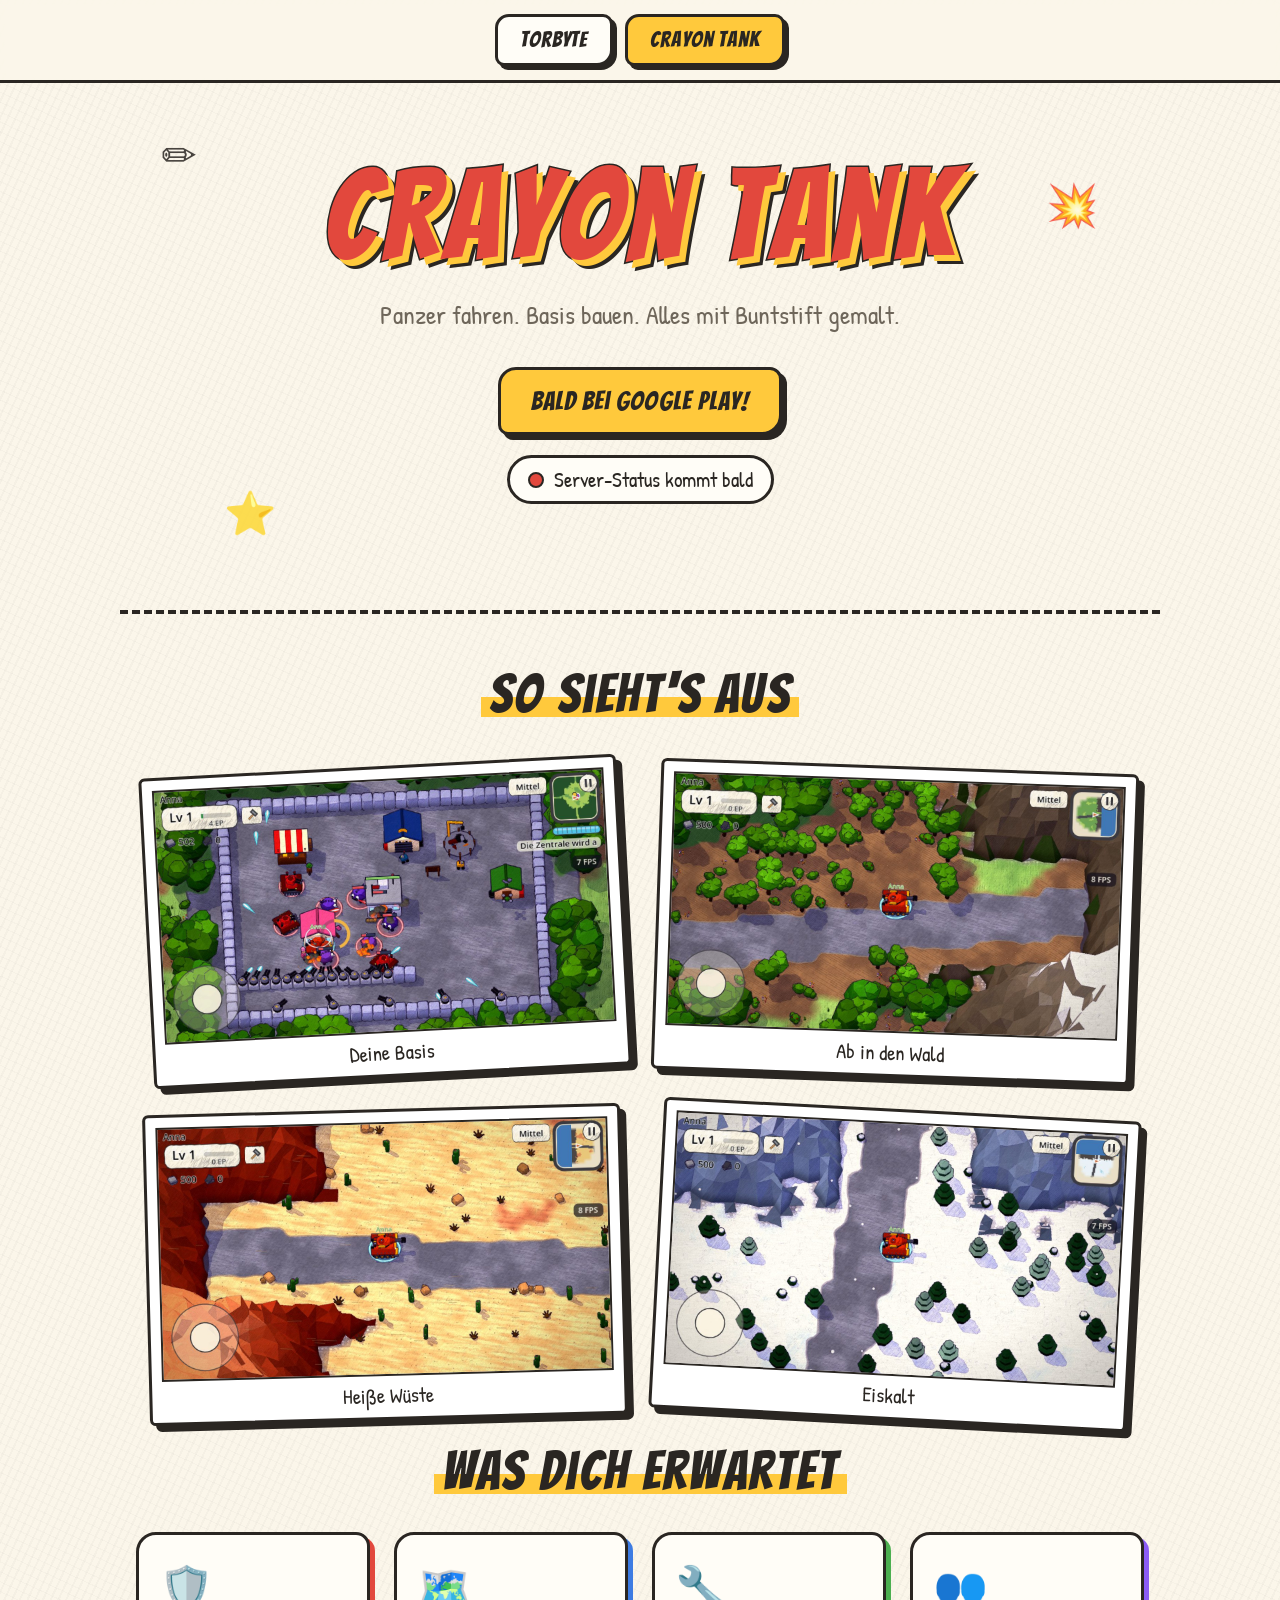
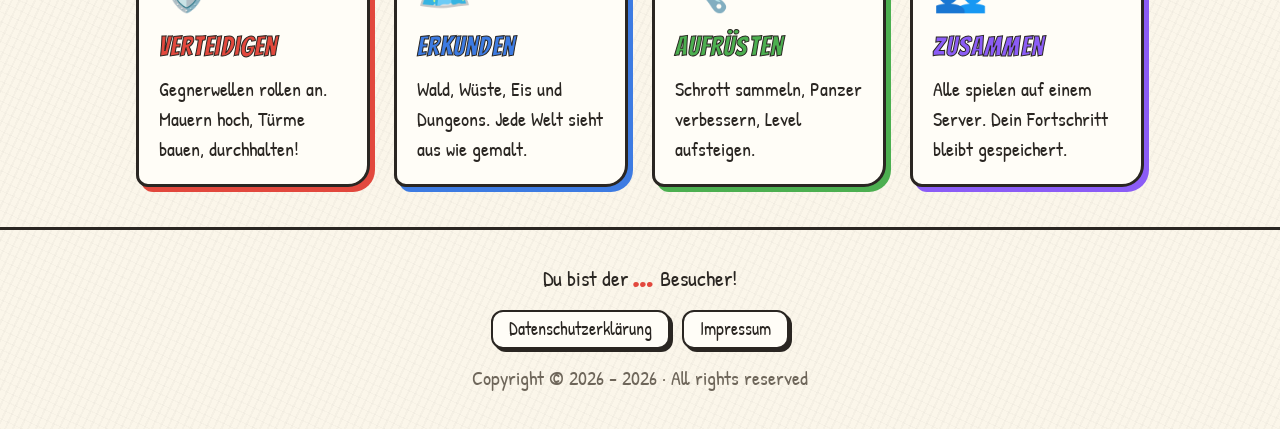
<file: index.html>
<!doctype html>
<html lang="de">
<head>
<meta charset="utf-8">
<meta name="viewport" content="width=device-width, initial-scale=1">
<title>Crayon Tank – Torbyte</title>
<meta name="description" content="Crayon Tank – Panzerschlachten in einer Buntstift-Welt.">
<link rel="stylesheet" href="style.css">
</head>
<body>

<nav class="top">
  <a class="tab" href="torbyte.html" aria-selected="false">Torbyte</a>
  <a class="tab" href="./" aria-selected="true">Crayon Tank</a>
</nav>

<!-- ===== Crayon Tank ===== -->
<main id="crayontank" class="page active">
  <div class="wrap hero">
    <span class="doodle" style="left:4%; top:40px">✏️</span>
    <span class="doodle" style="right:6%; top:90px; animation-delay:-2s">💥</span>
    <span class="doodle" style="left:10%; bottom:110px; animation-delay:-4s">⭐</span>
    <h1><span>Crayon</span> <span>Tank</span></h1>
    <p class="tagline">Panzer fahren. Basis bauen. Alles mit Buntstift gemalt.</p>
    <a class="btn soon" href="#" onclick="return false">Bald bei Google Play!</a>
    <p><span class="status"><span class="dot" id="dot"></span><span id="status-text">Server wird geprüft …</span></span></p>
    <div class="road"><img class="tank" src="img/tank.png" alt=""></div>
  </div>

  <section class="wrap">
    <h2><span class="mark">So sieht's aus</span></h2>
    <div class="gallery">
      <figure class="photo" style="--r:-3deg"><img src="img/basis.jpg" alt="Die eigene Basis wird verteidigt" loading="lazy"><figcaption>Deine Basis</figcaption></figure>
      <figure class="photo" style="--r:2deg"><img src="img/wald.jpg" alt="Panzer am Fluss im Wald" loading="lazy"><figcaption>Ab in den Wald</figcaption></figure>
      <figure class="photo" style="--r:-1.5deg"><img src="img/wueste.jpg" alt="Wüstenwelt" loading="lazy"><figcaption>Heiße Wüste</figcaption></figure>
      <figure class="photo" style="--r:3deg"><img src="img/eis.jpg" alt="Eiswelt" loading="lazy"><figcaption>Eiskalt</figcaption></figure>
    </div>
  </section>

  <section class="wrap">
    <h2><span class="mark">Was dich erwartet</span></h2>
    <div class="features">
      <div class="feat" style="--c:var(--red)"><span class="ico">🛡️</span><h3>Verteidigen</h3><p>Gegnerwellen rollen an. Mauern hoch, Türme bauen, durchhalten!</p></div>
      <div class="feat" style="--c:var(--blue)"><span class="ico">🗺️</span><h3>Erkunden</h3><p>Wald, Wüste, Eis und Dungeons. Jede Welt sieht aus wie gemalt.</p></div>
      <div class="feat" style="--c:var(--green)"><span class="ico">🔧</span><h3>Aufrüsten</h3><p>Schrott sammeln, Panzer verbessern, Level aufsteigen.</p></div>
      <div class="feat" style="--c:var(--purple)"><span class="ico">👥</span><h3>Zusammen</h3><p>Alle spielen auf einem Server. Dein Fortschritt bleibt gespeichert.</p></div>
    </div>
  </section>
</main>

<footer>
  <div class="counter" id="counter">Du bist der <b id="count">…</b> Besucher!</div>
  <div class="links">
    <a class="linkbtn" href="datenschutz.html">Datenschutzerklärung</a>
    <a class="linkbtn" href="impressum.html">Impressum</a>
  </div>
  <div>Copyright © 2026 - 2026 · All rights reserved</div>
</footer>

<div class="lightbox" id="lightbox"><img alt=""></div>

<script>
  // Address of the small counter/status service on the VPS (see ANLEITUNG.md).
  // Leave empty until the VPS runs it.
  const STATUS_URL = "";

  // lightbox
  const lb = document.getElementById("lightbox");
  document.querySelectorAll(".photo img").forEach(img =>
    img.addEventListener("click", () => { lb.querySelector("img").src = img.src; lb.classList.add("open"); }));
  lb.addEventListener("click", () => lb.classList.remove("open"));

  // counter + server status (no cookies, nothing stored in the browser)
  const dot = document.getElementById("dot"), statusText = document.getElementById("status-text");
  function setStatus(online, players) {
    dot.className = "dot " + (online ? "on" : "off");
    statusText.textContent = online
      ? "Server online" + (players != null ? " · " + players + " Spieler" : "")
      : "Server offline";
  }
  async function poll(count) {
    if (!STATUS_URL) { setStatus(false); statusText.textContent = "Server-Status kommt bald"; return; }
    try {
      const r = await fetch(STATUS_URL + (count ? "?visit=1" : ""), { cache: "no-store" });
      const s = await r.json();
      setStatus(s.online, s.players);
      if (s.visits != null) document.getElementById("count").textContent = s.visits.toLocaleString("de-DE");
    } catch (e) { setStatus(false); }
  }
  poll(true);
  setInterval(() => poll(false), 30000);
</script>
</body>
</html>
</file>
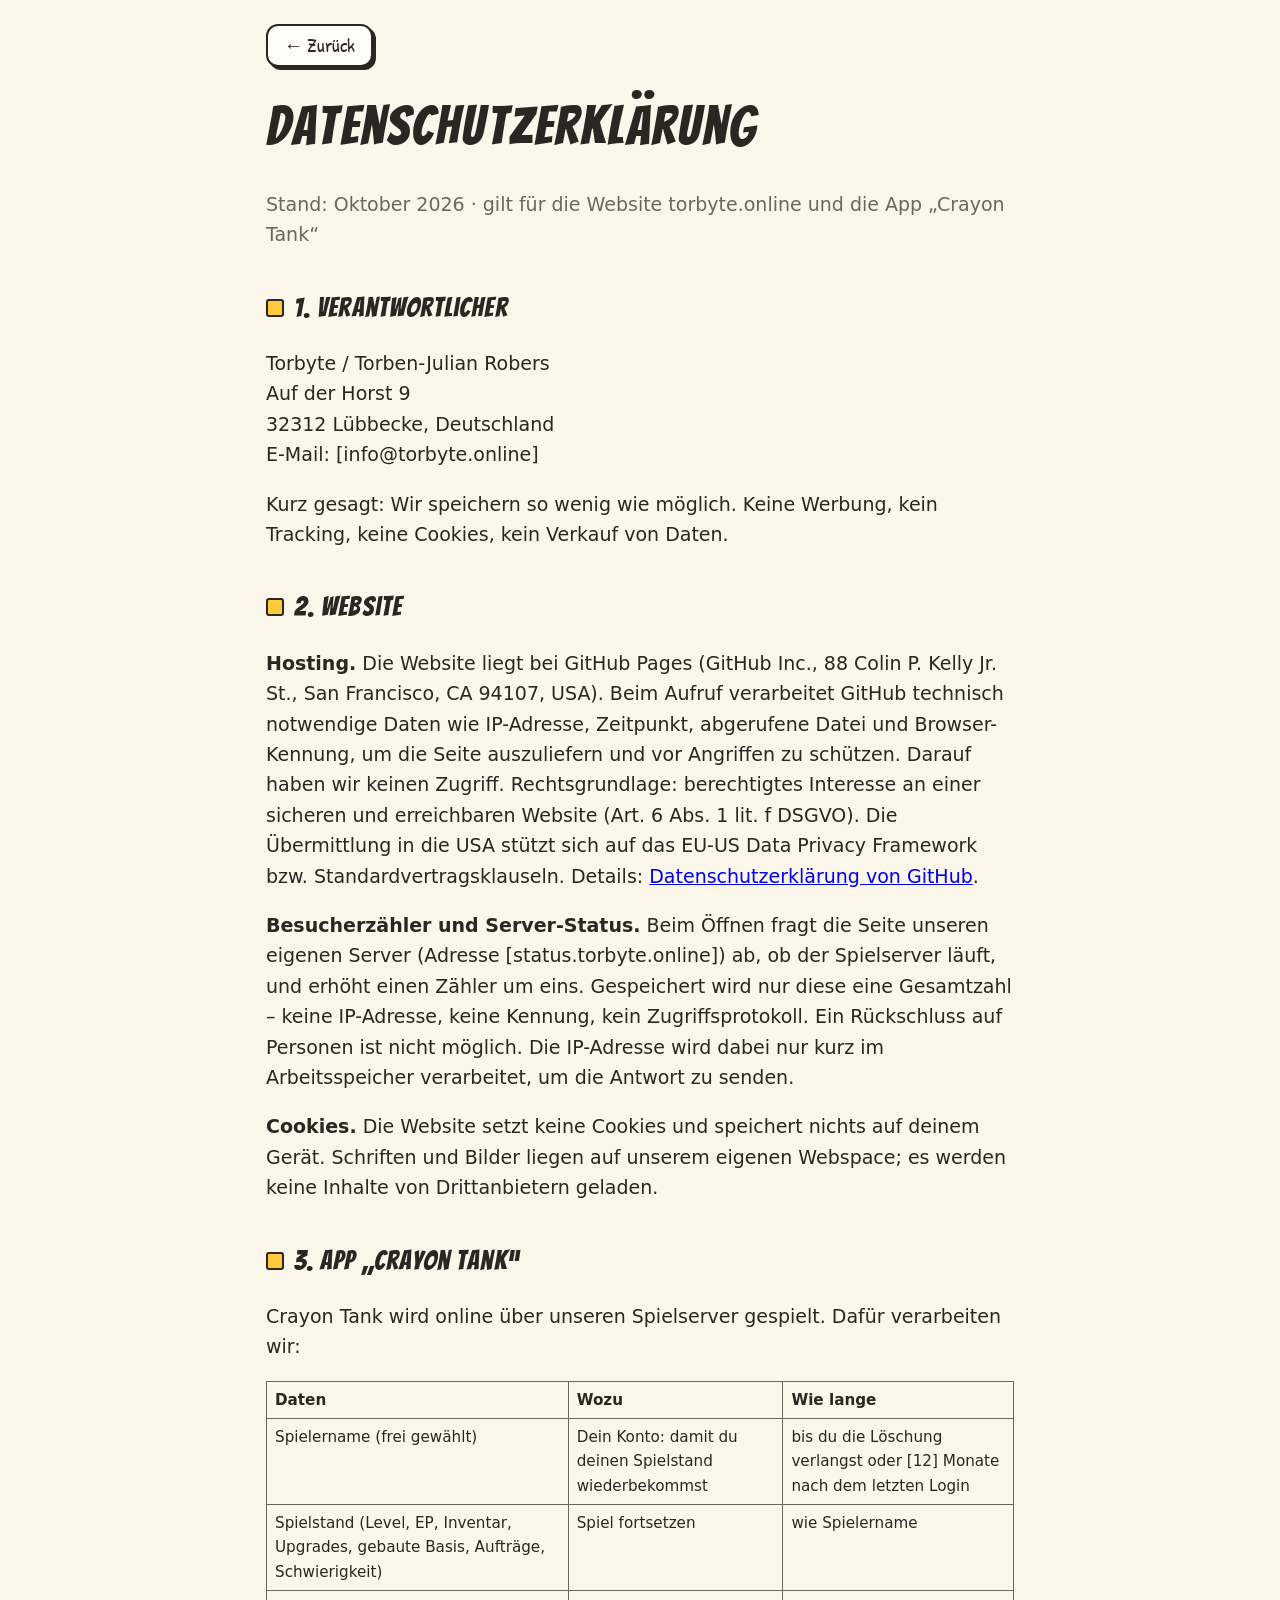
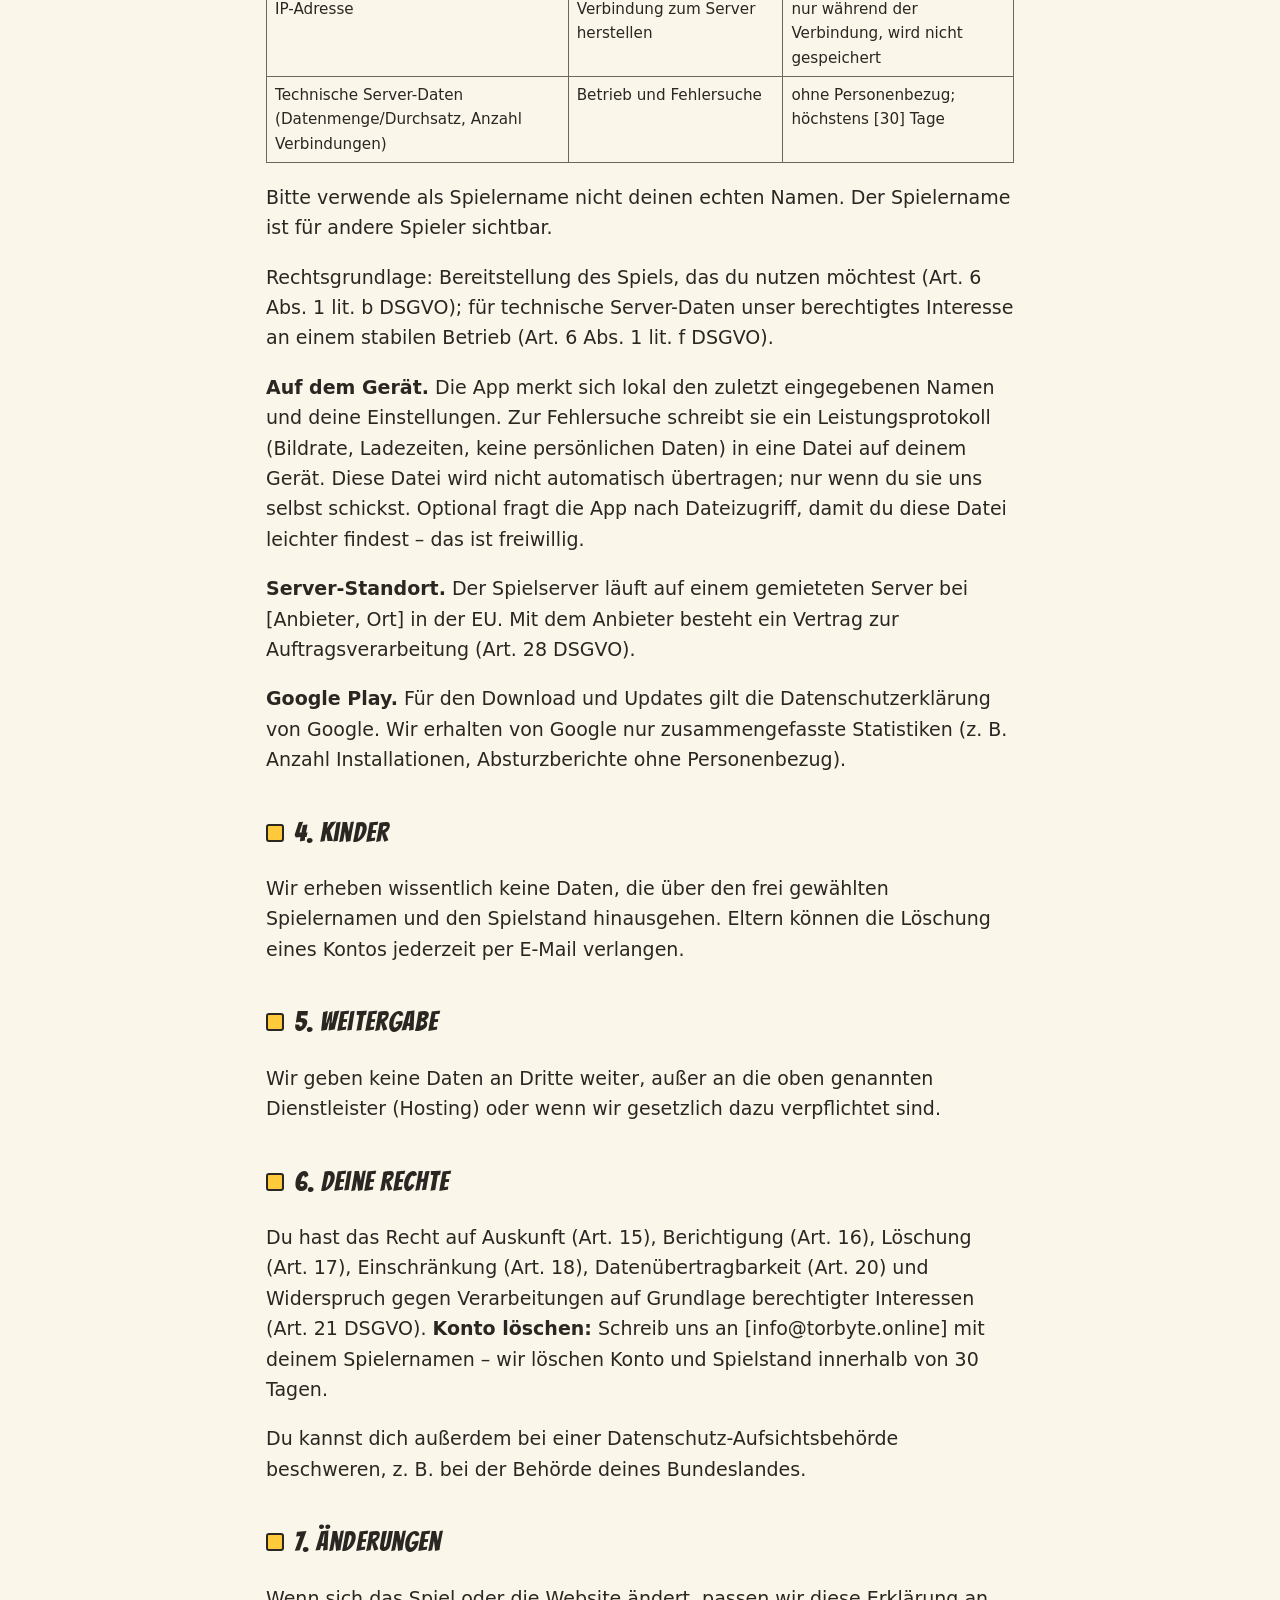
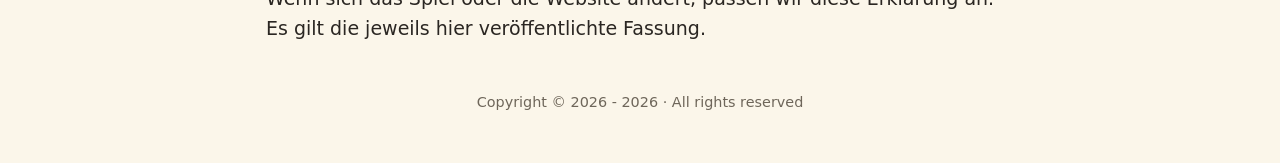
<file: datenschutz.html>
<!doctype html>
<html lang="de">
<head>
<meta charset="utf-8">
<meta name="viewport" content="width=device-width, initial-scale=1">
<title>Datenschutz – Torbyte</title>
<style>
  @font-face { font-family:"Bangers"; src:url("fonts/Bangers-Regular.ttf") format("truetype"); font-display:swap; }
  @font-face { font-family:"Patrick Hand"; src:url("fonts/PatrickHand-Regular.ttf") format("truetype"); font-display:swap; }
  :root { --paper:#fbf6ea; --ink:#2a2622; --muted:#6e665a; --line:#2a2622; --yellow:#ffc93c; --card:#fffdf7; }
  @media (prefers-color-scheme: dark) { :root { --paper:#1f1c19; --ink:#f3ecdd; --muted:#b3aa9b; --line:#f3ecdd; --card:#2a2622; } }
  * { box-sizing:border-box; }
  body { margin:0; background:var(--paper); color:var(--ink); font:19px/1.6 system-ui, sans-serif; }
  .wrap { max-width:780px; margin:0 auto; padding:24px 16px 48px; }
  h1, h2 { font-family:"Bangers", Impact, sans-serif; font-weight:400; letter-spacing:.04em; }
  h1 { font-size:clamp(2.4rem, 8vw, 3.4rem); margin:16px 0 8px; }
  h2 { font-size:1.7rem; margin:36px 0 8px; }
  h2::before { content:""; display:inline-block; width:14px; height:14px; margin-right:10px; background:var(--yellow); border:2px solid var(--line); border-radius:3px; }
  .back {
    display:inline-block; font-family:"Patrick Hand", sans-serif; font-size:1.2rem; text-decoration:none; color:var(--ink);
    background:var(--card); border:2px solid var(--line); border-radius:12px; padding:4px 16px; box-shadow:3px 3px 0 var(--line);
  }
  .back:hover { background:var(--yellow); color:#2a2622; }
  .muted { color:var(--muted); }
  table { border-collapse:collapse; width:100%; font-size:.95rem; }
  td, th { border:1px solid var(--muted); padding:6px 8px; text-align:left; vertical-align:top; }
  footer { margin-top:48px; color:var(--muted); font-size:.9rem; text-align:center; }
</style>
</head>
<body>
<div class="wrap">
  <a class="back" href="./">← Zurück</a>

  <h1>Datenschutzerklärung</h1>
  <p class="muted">Stand: Oktober 2026 · gilt für die Website torbyte.online und die App „Crayon Tank“</p>

  <h2>1. Verantwortlicher</h2>
  <p>Torbyte / Torben-Julian Robers<br>Auf der Horst 9<br>32312 Lübbecke, Deutschland<br>E-Mail: [info@torbyte.online]</p>
  <p>Kurz gesagt: Wir speichern so wenig wie möglich. Keine Werbung, kein Tracking, keine Cookies, kein Verkauf von Daten.</p>

  <h2>2. Website</h2>
  <p><b>Hosting.</b> Die Website liegt bei GitHub Pages (GitHub Inc., 88 Colin P. Kelly Jr. St., San Francisco, CA 94107, USA).
  Beim Aufruf verarbeitet GitHub technisch notwendige Daten wie IP-Adresse, Zeitpunkt, abgerufene Datei und Browser-Kennung,
  um die Seite auszuliefern und vor Angriffen zu schützen. Darauf haben wir keinen Zugriff.
  Rechtsgrundlage: berechtigtes Interesse an einer sicheren und erreichbaren Website (Art. 6 Abs. 1 lit. f DSGVO).
  Die Übermittlung in die USA stützt sich auf das EU-US Data Privacy Framework bzw. Standardvertragsklauseln.
  Details: <a href="https://docs.github.com/de/site-policy/privacy-policies/github-general-privacy-statement">Datenschutzerklärung von GitHub</a>.</p>
  <p><b>Besucherzähler und Server-Status.</b> Beim Öffnen fragt die Seite unseren eigenen Server (Adresse [status.torbyte.online]) ab,
  ob der Spielserver läuft, und erhöht einen Zähler um eins. Gespeichert wird nur diese eine Gesamtzahl –
  keine IP-Adresse, keine Kennung, kein Zugriffsprotokoll. Ein Rückschluss auf Personen ist nicht möglich.
  Die IP-Adresse wird dabei nur kurz im Arbeitsspeicher verarbeitet, um die Antwort zu senden.</p>
  <p><b>Cookies.</b> Die Website setzt keine Cookies und speichert nichts auf deinem Gerät. Schriften und Bilder liegen auf unserem eigenen Webspace; es werden keine Inhalte von Drittanbietern geladen.</p>

  <h2>3. App „Crayon Tank“</h2>
  <p>Crayon Tank wird online über unseren Spielserver gespielt. Dafür verarbeiten wir:</p>
  <table>
    <tr><th>Daten</th><th>Wozu</th><th>Wie lange</th></tr>
    <tr><td>Spielername (frei gewählt)</td><td>Dein Konto: damit du deinen Spielstand wiederbekommst</td><td>bis du die Löschung verlangst oder [12] Monate nach dem letzten Login</td></tr>
    <tr><td>Spielstand (Level, EP, Inventar, Upgrades, gebaute Basis, Aufträge, Schwierigkeit)</td><td>Spiel fortsetzen</td><td>wie Spielername</td></tr>
    <tr><td>IP-Adresse</td><td>Verbindung zum Server herstellen</td><td>nur während der Verbindung, wird nicht gespeichert</td></tr>
    <tr><td>Technische Server-Daten (Datenmenge/Durchsatz, Anzahl Verbindungen)</td><td>Betrieb und Fehlersuche</td><td>ohne Personenbezug; höchstens [30] Tage</td></tr>
  </table>
  <p>Bitte verwende als Spielername nicht deinen echten Namen. Der Spielername ist für andere Spieler sichtbar.</p>
  <p>Rechtsgrundlage: Bereitstellung des Spiels, das du nutzen möchtest (Art. 6 Abs. 1 lit. b DSGVO); für technische Server-Daten unser berechtigtes Interesse an einem stabilen Betrieb (Art. 6 Abs. 1 lit. f DSGVO).</p>
  <p><b>Auf dem Gerät.</b> Die App merkt sich lokal den zuletzt eingegebenen Namen und deine Einstellungen. Zur Fehlersuche schreibt sie ein Leistungsprotokoll
  (Bildrate, Ladezeiten, keine persönlichen Daten) in eine Datei auf deinem Gerät. Diese Datei wird nicht automatisch übertragen;
  nur wenn du sie uns selbst schickst. Optional fragt die App nach Dateizugriff, damit du diese Datei leichter findest – das ist freiwillig.</p>
  <p><b>Server-Standort.</b> Der Spielserver läuft auf einem gemieteten Server bei [Anbieter, Ort] in der EU. Mit dem Anbieter besteht ein Vertrag zur Auftragsverarbeitung (Art. 28 DSGVO).</p>
  <p><b>Google Play.</b> Für den Download und Updates gilt die Datenschutzerklärung von Google. Wir erhalten von Google nur zusammengefasste Statistiken (z. B. Anzahl Installationen, Absturzberichte ohne Personenbezug).</p>

  <h2>4. Kinder</h2>
  <p>Wir erheben wissentlich keine Daten, die über den frei gewählten Spielernamen und den Spielstand hinausgehen. Eltern können die Löschung eines Kontos jederzeit per E-Mail verlangen.</p>

  <h2>5. Weitergabe</h2>
  <p>Wir geben keine Daten an Dritte weiter, außer an die oben genannten Dienstleister (Hosting) oder wenn wir gesetzlich dazu verpflichtet sind.</p>

  <h2>6. Deine Rechte</h2>
  <p>Du hast das Recht auf Auskunft (Art. 15), Berichtigung (Art. 16), Löschung (Art. 17), Einschränkung (Art. 18), Datenübertragbarkeit (Art. 20)
  und Widerspruch gegen Verarbeitungen auf Grundlage berechtigter Interessen (Art. 21 DSGVO).
  <b>Konto löschen:</b> Schreib uns an [info@torbyte.online] mit deinem Spielernamen – wir löschen Konto und Spielstand innerhalb von 30 Tagen.</p>
  <p>Du kannst dich außerdem bei einer Datenschutz-Aufsichtsbehörde beschweren, z. B. bei der Behörde deines Bundeslandes.</p>

  <h2>7. Änderungen</h2>
  <p>Wenn sich das Spiel oder die Website ändert, passen wir diese Erklärung an. Es gilt die jeweils hier veröffentlichte Fassung.</p>

  <footer>Copyright © 2026 - 2026 · All rights reserved</footer>
</div>
</body>
</html>
</file>
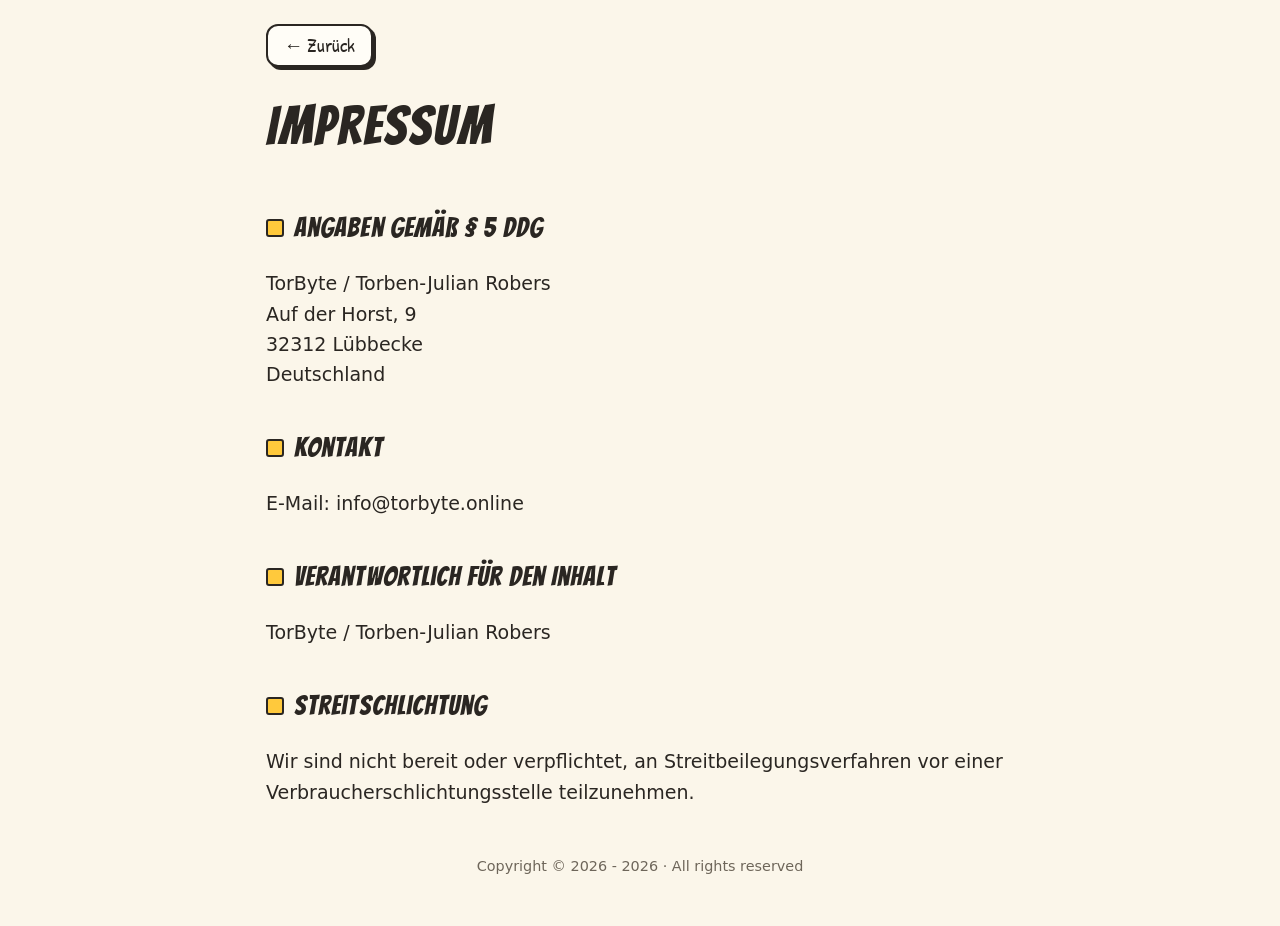
<file: impressum.html>
<!doctype html>
<html lang="de">
<head>
<meta charset="utf-8">
<meta name="viewport" content="width=device-width, initial-scale=1">
<title>Impressum – Torbyte</title>
<style>
  @font-face { font-family:"Bangers"; src:url("fonts/Bangers-Regular.ttf") format("truetype"); font-display:swap; }
  @font-face { font-family:"Patrick Hand"; src:url("fonts/PatrickHand-Regular.ttf") format("truetype"); font-display:swap; }
  :root { --paper:#fbf6ea; --ink:#2a2622; --muted:#6e665a; --line:#2a2622; --yellow:#ffc93c; --card:#fffdf7; }
  @media (prefers-color-scheme: dark) { :root { --paper:#1f1c19; --ink:#f3ecdd; --muted:#b3aa9b; --line:#f3ecdd; --card:#2a2622; } }
  * { box-sizing:border-box; }
  body { margin:0; background:var(--paper); color:var(--ink); font:19px/1.6 system-ui, sans-serif; }
  .wrap { max-width:780px; margin:0 auto; padding:24px 16px 48px; }
  h1, h2 { font-family:"Bangers", Impact, sans-serif; font-weight:400; letter-spacing:.04em; }
  h1 { font-size:clamp(2.4rem, 8vw, 3.4rem); margin:16px 0 8px; }
  h2 { font-size:1.7rem; margin:36px 0 8px; }
  h2::before { content:""; display:inline-block; width:14px; height:14px; margin-right:10px; background:var(--yellow); border:2px solid var(--line); border-radius:3px; }
  .back {
    display:inline-block; font-family:"Patrick Hand", sans-serif; font-size:1.2rem; text-decoration:none; color:var(--ink);
    background:var(--card); border:2px solid var(--line); border-radius:12px; padding:4px 16px; box-shadow:3px 3px 0 var(--line);
  }
  .back:hover { background:var(--yellow); color:#2a2622; }
  .muted { color:var(--muted); }
  table { border-collapse:collapse; width:100%; font-size:.95rem; }
  td, th { border:1px solid var(--muted); padding:6px 8px; text-align:left; vertical-align:top; }
  footer { margin-top:48px; color:var(--muted); font-size:.9rem; text-align:center; }
</style>
</head>
<body>
<div class="wrap">
  <a class="back" href="./">← Zurück</a>

  <h1>Impressum</h1>

  <h2>Angaben gemäß § 5 DDG</h2>
  <p>TorByte / Torben-Julian Robers<br>Auf der Horst, 9<br>32312 Lübbecke<br>Deutschland</p>

  <h2>Kontakt</h2>
  <p>E-Mail: info@torbyte.online</p>

  <h2>Verantwortlich für den Inhalt</h2>
  <p>TorByte / Torben-Julian Robers</p>

  <h2>Streitschlichtung</h2>
  <p>Wir sind nicht bereit oder verpflichtet, an Streitbeilegungsverfahren vor einer Verbraucherschlichtungsstelle teilzunehmen.</p>

  <footer>Copyright © 2026 - 2026 · All rights reserved</footer>
</div>
</body>
</html>
</file>
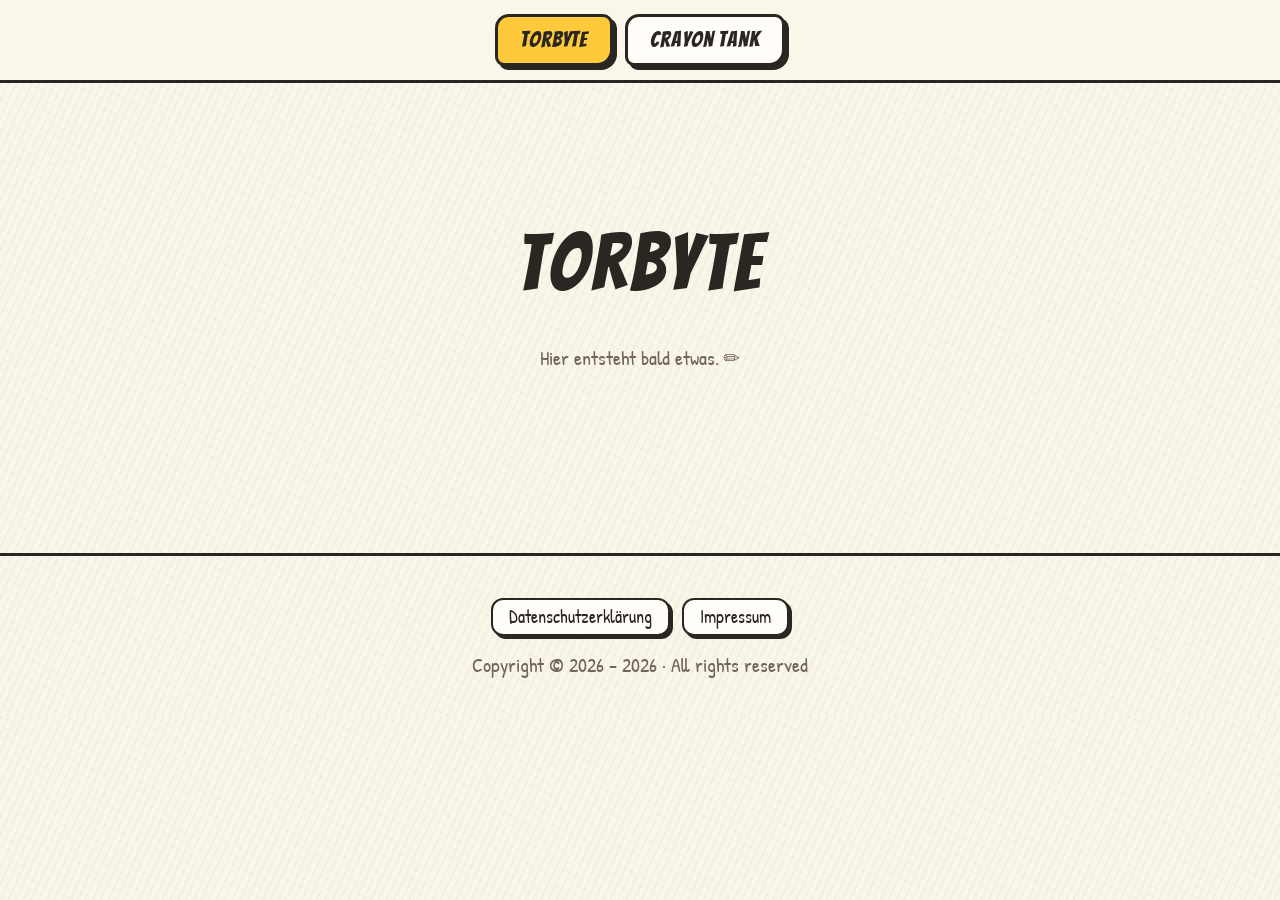
<file: torbyte.html>
<!doctype html>
<html lang="de">
<head>
<meta charset="utf-8">
<meta name="viewport" content="width=device-width, initial-scale=1">
<title>Torbyte</title>
<link rel="stylesheet" href="style.css">
</head>
<body>

<nav class="top">
  <a class="tab" href="torbyte.html" aria-selected="true">Torbyte</a>
  <a class="tab" href="./" aria-selected="false">Crayon Tank</a>
</nav>

<main class="page active">
  <div class="empty">
    <h1>Torbyte</h1>
    <p>Hier entsteht bald etwas. ✏️</p>
  </div>
</main>

<footer>
  <div class="links">
    <a class="linkbtn" href="datenschutz.html">Datenschutzerklärung</a>
    <a class="linkbtn" href="impressum.html">Impressum</a>
  </div>
  <div>Copyright © 2026 - 2026 · All rights reserved</div>
</footer>
</body>
</html>
</file>
<file: style.css>
/* Fonts are hosted here, no third party */
@font-face { font-family:"Bangers"; src:url("fonts/Bangers-Regular.ttf") format("truetype"); font-display:swap; }
@font-face { font-family:"Patrick Hand"; src:url("fonts/PatrickHand-Regular.ttf") format("truetype"); font-display:swap; }

:root {
  --paper:#fbf6ea; --ink:#2a2622; --muted:#6e665a; --line:#2a2622;
  --red:#e2483d; --yellow:#ffc93c; --blue:#3d7be2; --green:#4caf50; --purple:#8b5cf6;
  --card:#fffdf7;
}
@media (prefers-color-scheme: dark) {
  :root { --paper:#1f1c19; --ink:#f3ecdd; --muted:#b3aa9b; --line:#f3ecdd; --card:#2a2622; }
}
* { box-sizing:border-box; }
html { scroll-behavior:smooth; }
body {
  margin:0; color:var(--ink); background:var(--paper);
  font:20px/1.5 "Patrick Hand", "Comic Sans MS", system-ui, sans-serif;
  overflow-x:hidden;
  /* paper grain */
  background-image:
    repeating-linear-gradient(115deg, rgba(0,0,0,.025) 0 2px, transparent 2px 7px),
    repeating-linear-gradient(25deg, rgba(0,0,0,.02) 0 1px, transparent 1px 9px);
}
h1, h2, h3, .tab, .btn { font-family:"Bangers", Impact, sans-serif; letter-spacing:.04em; font-weight:400; }
a { color:inherit; }

/* ---------- top bar ---------- */
.top {
  position:sticky; top:0; z-index:10;
  display:flex; justify-content:center; gap:12px; padding:14px 16px;
  background:color-mix(in srgb, var(--paper) 88%, transparent);
  backdrop-filter:blur(6px); border-bottom:3px solid var(--line);
}
.tab { text-decoration:none;
  font-size:1.4rem; padding:6px 22px; cursor:pointer; color:var(--ink);
  background:var(--card); border:3px solid var(--line); border-radius:14px 10px 16px 9px;
  box-shadow:4px 4px 0 var(--line); transition:transform .12s, box-shadow .12s, background .2s;
}
.tab:hover { transform:translate(-2px,-2px) rotate(-1.5deg); box-shadow:6px 6px 0 var(--line); }
.tab:active { transform:translate(3px,3px); box-shadow:1px 1px 0 var(--line); }
.tab[aria-selected="true"] { background:var(--yellow); color:#2a2622; }

.page { display:none; }
.page.active { display:block; animation:pop .35s ease; }
@keyframes pop { from { opacity:0; transform:translateY(12px); } to { opacity:1; transform:none; } }

.wrap { max-width:1040px; margin:0 auto; padding:0 16px; }

/* ---------- hero ---------- */
.hero { position:relative; text-align:center; padding:72px 0 40px; }
.hero h1 {
  font-size:clamp(3.4rem, 13vw, 8rem); margin:0; line-height:.95; color:var(--red);
  -webkit-text-stroke:3px var(--line); paint-order:stroke fill;
  text-shadow:6px 6px 0 var(--yellow), 9px 9px 0 var(--line);
}
.hero h1 span { display:inline-block; animation:wobble 3s ease-in-out infinite; }
.hero h1 span:nth-child(odd) { animation-delay:-1.5s; }
@keyframes wobble { 0%,100% { transform:rotate(-2deg) translateY(0); } 50% { transform:rotate(2deg) translateY(-6px); } }
.tagline { font-size:1.6rem; margin:20px 0 32px; color:var(--muted); }

.btn {
  display:inline-block; font-size:1.6rem; padding:12px 30px; text-decoration:none; color:#2a2622;
  background:var(--green); border:3px solid #2a2622; border-radius:18px 12px 20px 10px;
  box-shadow:5px 5px 0 var(--line); transition:transform .12s, box-shadow .12s;
}
.btn:hover { transform:translate(-2px,-2px) rotate(1deg) scale(1.04); box-shadow:8px 8px 0 var(--line); }
.btn.soon { background:var(--yellow); cursor:default; }

/* driving tank */
.road { position:relative; height:70px; margin:40px 0 0; border-bottom:4px dashed var(--line); overflow:hidden; }
.tank { position:absolute; bottom:4px; left:-120px; width:90px; border-radius:40%; animation:drive 11s linear infinite; }
@keyframes drive { to { left:calc(100% + 120px); } }
.tank { animation:drive 11s linear infinite, bump .25s ease-in-out infinite alternate; }
@keyframes bump { to { margin-bottom:3px; } }

/* scribble doodles */
.doodle { position:absolute; font-size:42px; opacity:.85; animation:float 6s ease-in-out infinite; pointer-events:none; }
@keyframes float { 0%,100% { transform:translateY(0) rotate(-8deg); } 50% { transform:translateY(-14px) rotate(8deg); } }

/* ---------- sections ---------- */
section { padding:48px 0; }
h2 { font-size:clamp(2.2rem, 6vw, 3.4rem); margin:0 0 20px; text-align:center; }
h2 .mark { background:linear-gradient(transparent 55%, var(--yellow) 55% 90%, transparent 90%); padding:0 8px; color:var(--ink); }

/* gallery: polaroids */
.gallery { display:grid; grid-template-columns:repeat(2, 1fr); gap:32px; padding:10px; }
@media (max-width:640px) { .gallery { grid-template-columns:1fr; } }
.photo {
  background:#fff; padding:10px 10px 6px; border:3px solid #2a2622; border-radius:6px;
  box-shadow:6px 6px 0 var(--line); transform:rotate(var(--r)); transition:transform .25s, box-shadow .25s;
  cursor:zoom-in; color:#2a2622; margin:0;
}
.photo:hover { transform:rotate(0) scale(1.05); box-shadow:10px 10px 0 var(--line); z-index:2; position:relative; }
.photo img { width:100%; display:block; border:2px solid #2a2622; aspect-ratio:16/9; object-fit:cover; }
.photo figcaption { text-align:center; font-size:1.3rem; padding-top:4px; }

/* features */
.features { display:grid; grid-template-columns:repeat(auto-fit, minmax(220px, 1fr)); gap:24px; }
.feat {
  background:var(--card); border:3px solid var(--line); border-radius:20px 14px 22px 12px; padding:20px;
  box-shadow:5px 5px 0 var(--c); transition:transform .2s;
}
.feat:hover { transform:rotate(-1.5deg) translateY(-4px); }
.feat .ico { font-size:44px; display:inline-block; transition:transform .4s; }
.feat:hover .ico { transform:rotate(360deg) scale(1.15); }
.feat h3 { font-size:1.7rem; margin:6px 0; color:var(--c); -webkit-text-stroke:1px var(--line); }
.feat p { margin:0; }

/* server status */
.status {
  display:inline-flex; align-items:center; gap:10px; font-size:1.3rem;
  border:3px solid var(--line); border-radius:999px; padding:6px 18px; background:var(--card);
}
.dot { width:16px; height:16px; border-radius:50%; background:#999; border:2px solid var(--line); }
.dot.on { background:var(--green); animation:pulse 1.6s infinite; }
.dot.off { background:var(--red); }
@keyframes pulse { 50% { box-shadow:0 0 0 8px color-mix(in srgb, var(--green) 25%, transparent); } }

/* lightbox */
.lightbox { position:fixed; inset:0; background:rgba(0,0,0,.8); display:none; place-items:center; z-index:50; padding:16px; cursor:zoom-out; }
.lightbox.open { display:grid; animation:pop .2s; }
.lightbox img { max-width:100%; max-height:90vh; border:4px solid #fff; border-radius:8px; }

/* empty page */
.empty { text-align:center; padding:120px 16px; color:var(--muted); }
.empty h1 { font-size:clamp(3rem, 10vw, 5rem); margin:0; color:var(--ink); }

/* ---------- footer ---------- */
footer { border-top:3px solid var(--line); margin-top:40px; padding:28px 16px 36px; text-align:center; color:var(--muted); }
.counter { font-size:1.4rem; color:var(--ink); margin-bottom:8px; }
.counter b { font-family:"Bangers", Impact, sans-serif; font-weight:400; letter-spacing:.06em; color:var(--red); font-size:1.6rem; }
.links { display:flex; gap:12px; justify-content:center; flex-wrap:wrap; margin:14px 0; }
.links button, .links .linkbtn {
  font:inherit; font-size:1.1rem; cursor:pointer; color:var(--ink); background:var(--card);
  border:2px solid var(--line); border-radius:12px; padding:4px 16px; box-shadow:3px 3px 0 var(--line);
}
.links .linkbtn { text-decoration:none; }
.links button:hover, .links .linkbtn:hover { background:var(--yellow); color:#2a2622; }

/* modal */
dialog {
  max-width:560px; width:calc(100% - 32px); border:3px solid var(--line); border-radius:18px;
  background:var(--card); color:var(--ink); box-shadow:8px 8px 0 var(--line); padding:24px;
  font-family:inherit; font-size:1.15rem;
}
dialog::backdrop { background:rgba(0,0,0,.5); }
dialog h3 { font-size:2rem; margin:0 0 10px; }
dialog .close { float:right; font-size:1.4rem; cursor:pointer; background:none; border:none; color:var(--ink); }

@media (prefers-reduced-motion: reduce) { *, *::before, *::after { animation:none !important; transition:none !important; } }
</file>
